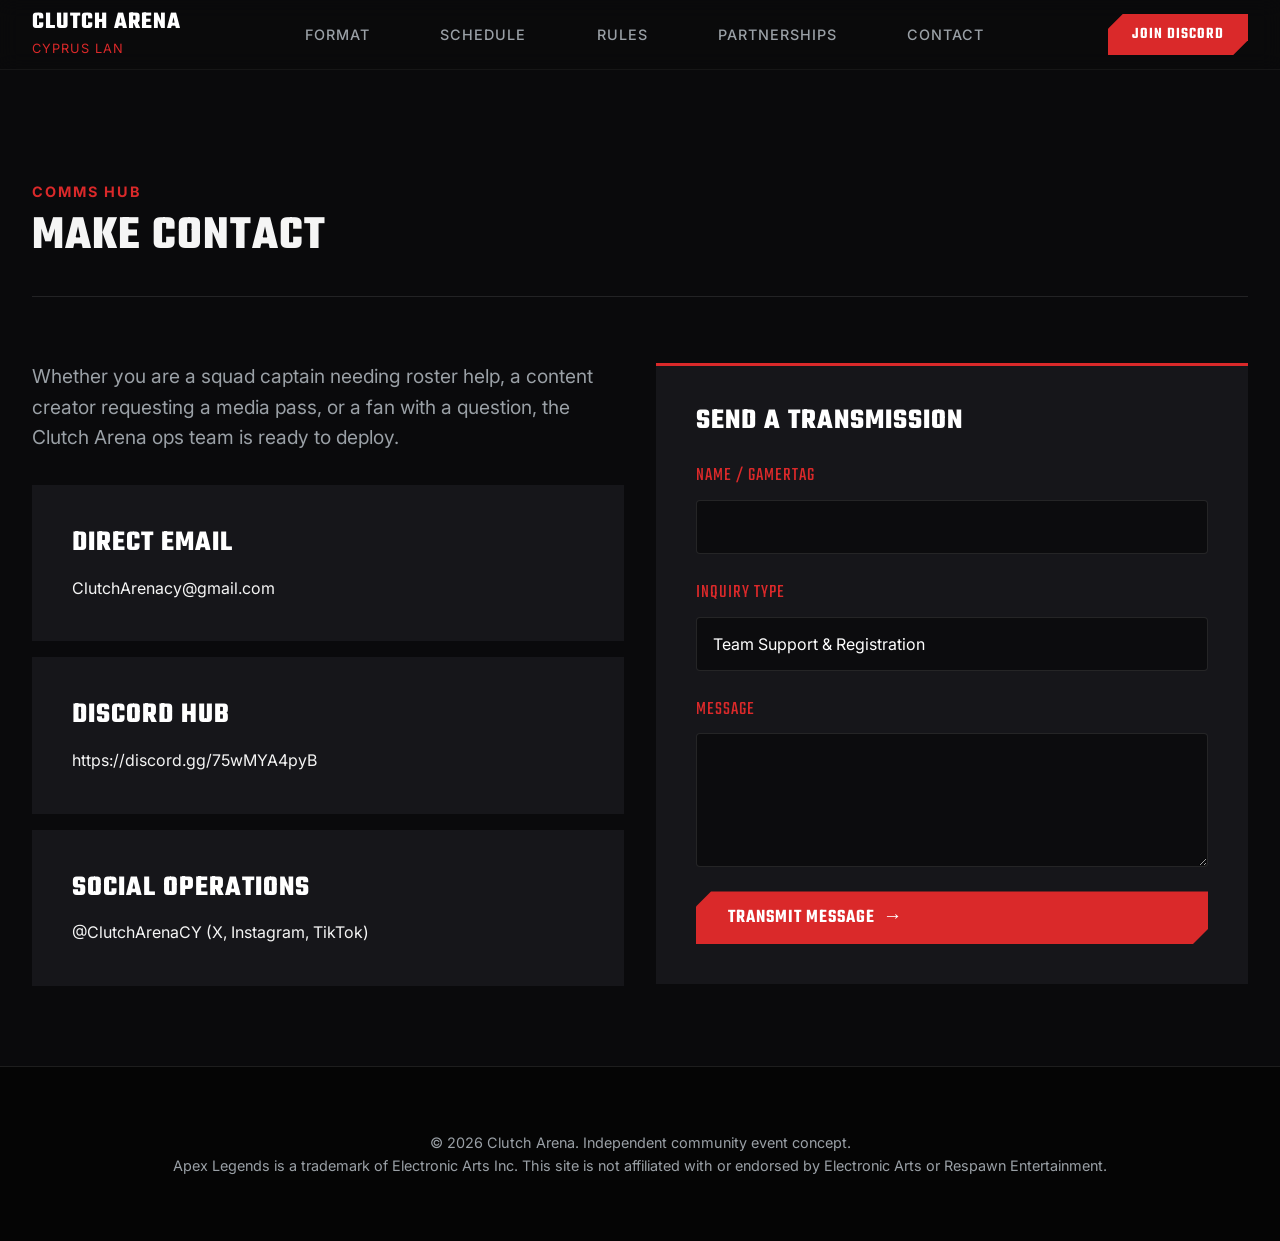
<file: contact.html>
<!doctype html>
<html lang="en">
  <head>
    <meta charset="UTF-8" />
    <meta name="viewport" content="width=device-width, initial-scale=1.0" />
    <meta name="description" content="Contact the Clutch Arena Cyprus LAN team for support, press, and general inquiries." />
    <title>Contact | Clutch Arena</title>
    <link rel="stylesheet" href="styles.css" />
  </head>
  <body>
    <header class="site-header" data-header>
      <a class="brand" href="index.html" aria-label="Clutch Arena home">
        <span class="brand-copy">
          <strong>Clutch Arena</strong>
          <small>Cyprus LAN</small>
        </span>
      </a>

      <button class="nav-toggle" type="button" aria-expanded="false" aria-controls="site-nav" data-nav-toggle>
        <span class="nav-toggle-line"></span>
        <span class="nav-toggle-line"></span>
        <span class="nav-toggle-line"></span>
      </button>

      <nav class="site-nav" id="site-nav" data-nav>
       <a href="index.html#format" data-i18n="nav_format">Format</a>
       <a href="index.html#schedule" data-i18n="nav_schedule">Schedule</a>
       <a href="rules.html" data-i18n="nav_rules">Rules</a>
       <a href="partnerships.html" data-i18n="nav_partners">Partnerships</a>
       <a href="contact.html" data-i18n="nav_contact">Contact</a>
      </nav>

      <a class="header-cta button button-primary" href="https://discord.gg/75wMYA4pyB" style="padding: 0.5rem 1.5rem; font-size: 1rem;">Join Discord</a>
    </header>

    <main id="main" style="padding-top: 100px;">
      <section class="section">
        <div class="section-heading">
          <div>
            <div class="section-kicker">Comms Hub</div>
            <h2>Make Contact</h2>
          </div>
        </div>

        <div class="prize-shell" style="padding: 0; gap: 2rem;">
          <div>
            <p style="margin-bottom: 2rem; color: var(--text-muted); font-size: 1.2rem;">
              Whether you are a squad captain needing roster help, a content creator requesting a media pass, or a fan with a question, the Clutch Arena ops team is ready to deploy.
            </p>
            <div class="format-grid" style="grid-template-columns: 1fr; gap: 1rem;">
              <article class="feature-card compact">
                <h3>Direct Email</h3>
                <p>ClutchArenacy@gmail.com</p>
              </article>
              <article class="feature-card compact">
                <h3>Discord Hub</h3>
                <p>https://discord.gg/75wMYA4pyB</p>
              </article>
              <article class="feature-card compact">
                <h3>Social Operations</h3>
                <p>@ClutchArenaCY (X, Instagram, TikTok)</p>
              </article>
            </div>
          </div>

          <div class="feature-card form-card">
            <h3 style="margin-bottom: 1.5rem;">Send a Transmission</h3>
            <form action="mailto:ClutchArenacy@gmail.com" method="post" enctype="text/plain" class="contact-form">
              <div class="form-group">
                <label for="name">Name / Gamertag</label>
                <input type="text" id="name" name="Name" required />
              </div>
              <div class="form-group">
                <label for="subject">Inquiry Type</label>
                <select id="subject" name="Subject">
                  <option value="Team Support">Team Support & Registration</option>
                  <option value="Press / Media">Press / Media Pass</option>
                  <option value="General Question">General Question</option>
                </select>
              </div>
              <div class="form-group">
                <label for="message">Message</label>
                <textarea id="message" name="Message" rows="5" required></textarea>
              </div>
              <button type="submit" class="button button-primary">Transmit Message <span aria-hidden="true">&rarr;</span></button>
            </form>
          </div>
        </div>
      </section>
    </main>

    <footer class="site-footer">
      <p>&copy; 2026 Clutch Arena. Independent community event concept.</p>
      <p>Apex Legends is a trademark of Electronic Arts Inc. This site is not affiliated with or endorsed by Electronic Arts or Respawn Entertainment.</p>
    </footer>

    <script src="script.js"></script>
  </body>
</html>
</file>
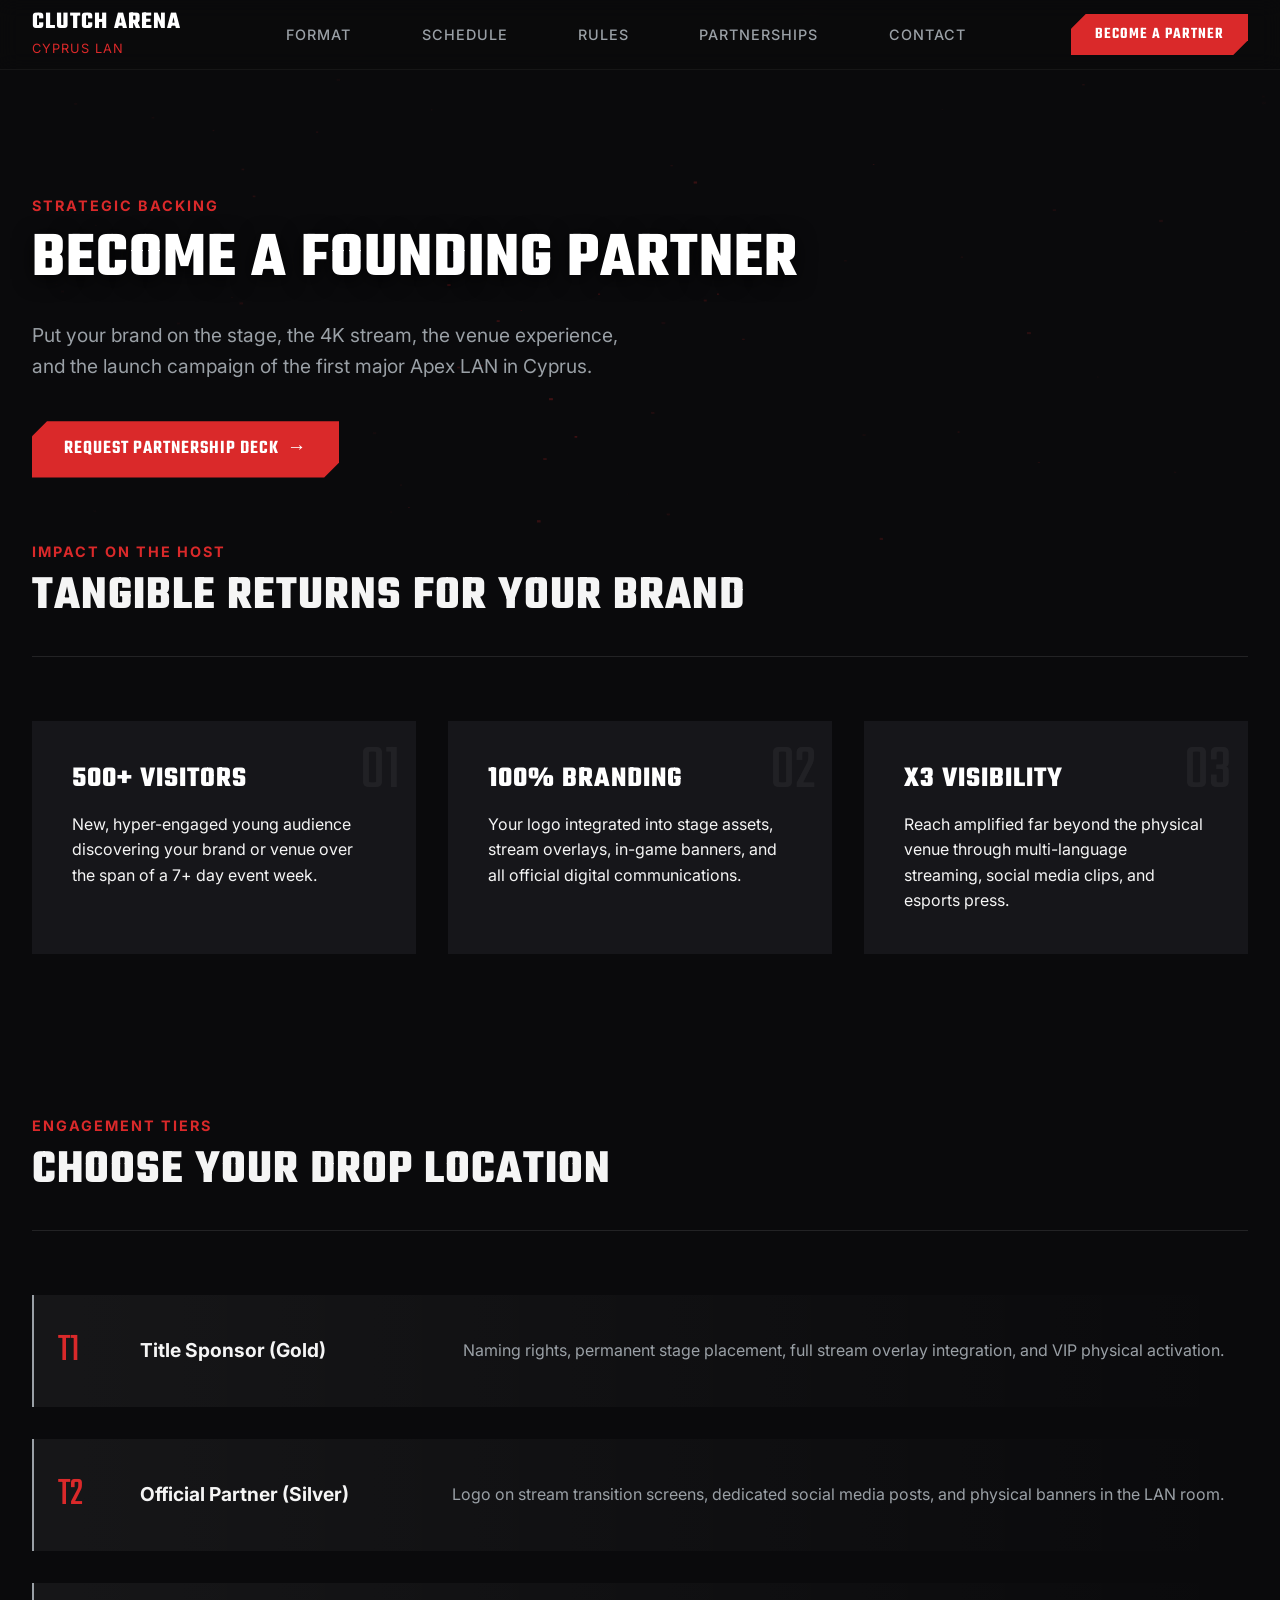
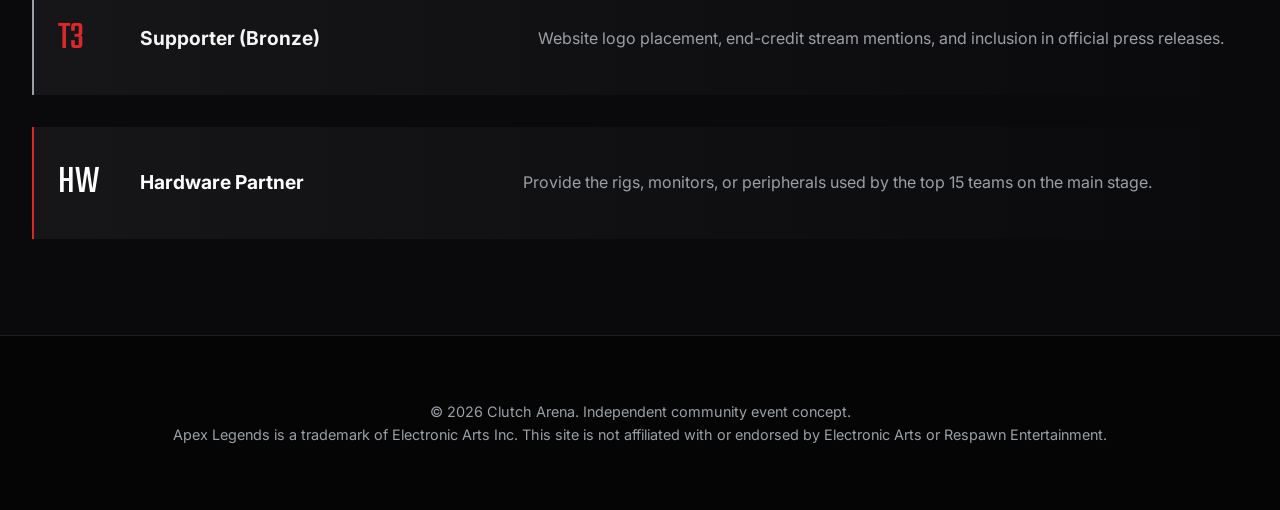
<file: partnerships.html>
<!doctype html>
<html lang="en">
  <head>
    <meta charset="UTF-8" />
    <meta name="viewport" content="width=device-width, initial-scale=1.0" />
    <meta name="description" content="Partner with Clutch Arena Cyprus LAN. High-visibility esports sponsorships in the Mediterranean." />
    <title>Partnerships | Clutch Arena</title>
    <link rel="stylesheet" href="styles.css" />
  </head>
  <body>
    <header class="site-header" data-header>
      <a class="brand" href="index.html" aria-label="Clutch Arena home">
        <span class="brand-copy">
          <strong>Clutch Arena</strong>
          <small>Cyprus LAN</small>
        </span>
      </a>

      <button class="nav-toggle" type="button" aria-expanded="false" aria-controls="site-nav" data-nav-toggle>
        <span class="nav-toggle-line"></span>
        <span class="nav-toggle-line"></span>
        <span class="nav-toggle-line"></span>
      </button>

      <nav class="site-nav" id="site-nav" data-nav>
       <a href="index.html#format" data-i18n="nav_format">Format</a>
       <a href="index.html#schedule" data-i18n="nav_schedule">Schedule</a>
       <a href="rules.html" data-i18n="nav_rules">Rules</a>
       <a href="partnerships.html" data-i18n="nav_partners">Partnerships</a>
       <a href="contact.html" data-i18n="nav_contact">Contact</a>
      </nav>

      <a class="header-cta button button-primary" href="mailto:ClutchArenacy@gmail.com?subject=Clutch%20Arena%20partnership" style="padding: 0.5rem 1.5rem; font-size: 1rem;">Become a Partner</a>
    </header>

    <main id="main">
      <section class="hero" style="min-height: 60vh; padding-top: 100px;">
        <canvas id="arena-canvas" aria-hidden="true"></canvas>
        <div class="hero-overlay" aria-hidden="true"></div>
        <div class="hero-content">
          <p class="eyebrow">Strategic Backing</p>
          <h1>Become a Founding Partner</h1>
          <p class="hero-lede">
            Put your brand on the stage, the 4K stream, the venue experience, and the launch campaign of the first major Apex LAN in Cyprus.
          </p>
          <a class="button button-primary" href="mailto:ClutchArenacy@gmail.com?subject=Clutch%20Arena%20partnership">
            Request Partnership Deck
            <span aria-hidden="true">&rarr;</span>
          </a>
        </div>
      </section>

      <section class="section" style="padding-top: 0;">
        <div class="section-heading">
          <div>
            <div class="section-kicker">Impact on the Host</div>
            <h2>Tangible Returns for Your Brand</h2>
          </div>
        </div>
        <div class="format-grid">
          <article class="feature-card">
            <span class="card-index">01</span>
            <h3>500+ Visitors</h3>
            <p>New, hyper-engaged young audience discovering your brand or venue over the span of a 7+ day event week.</p>
          </article>
          <article class="feature-card">
            <span class="card-index">02</span>
            <h3>100% Branding</h3>
            <p>Your logo integrated into stage assets, stream overlays, in-game banners, and all official digital communications.</p>
          </article>
          <article class="feature-card">
            <span class="card-index">03</span>
            <h3>x3 Visibility</h3>
            <p>Reach amplified far beyond the physical venue through multi-language streaming, social media clips, and esports press.</p>
          </article>
        </div>
      </section>

      <section class="section">
        <div class="section-heading">
          <div>
            <div class="section-kicker">Engagement Tiers</div>
            <h2>Choose Your Drop Location</h2>
          </div>
        </div>
        <div class="prize-ranks" style="display: flex; flex-direction: column; gap: 1rem;">
          <article>
            <span>T1</span>
            <strong>Title Sponsor (Gold)</strong>
            <em>Naming rights, permanent stage placement, full stream overlay integration, and VIP physical activation.</em>
          </article>
          <article>
            <span>T2</span>
            <strong>Official Partner (Silver)</strong>
            <em>Logo on stream transition screens, dedicated social media posts, and physical banners in the LAN room.</em>
          </article>
          <article>
            <span>T3</span>
            <strong>Supporter (Bronze)</strong>
            <em>Website logo placement, end-credit stream mentions, and inclusion in official press releases.</em>
          </article>
          <article class="rookie-prize-card" style="border-left-color: var(--apex-red);">
            <span style="color: white;">HW</span>
            <strong style="color: white;">Hardware Partner</strong>
            <span style="font-size: 1rem; flex: 2; color: var(--text-muted); font-family: var(--font-body);">Provide the rigs, monitors, or peripherals used by the top 15 teams on the main stage.</span>
          </article>
        </div>
      </section>
    </main>

    <footer class="site-footer">
      <p>&copy; 2026 Clutch Arena. Independent community event concept.</p>
      <p>Apex Legends is a trademark of Electronic Arts Inc. This site is not affiliated with or endorsed by Electronic Arts or Respawn Entertainment.</p>
    </footer>

    <script src="script.js"></script>
  </body>
</html>
</file>
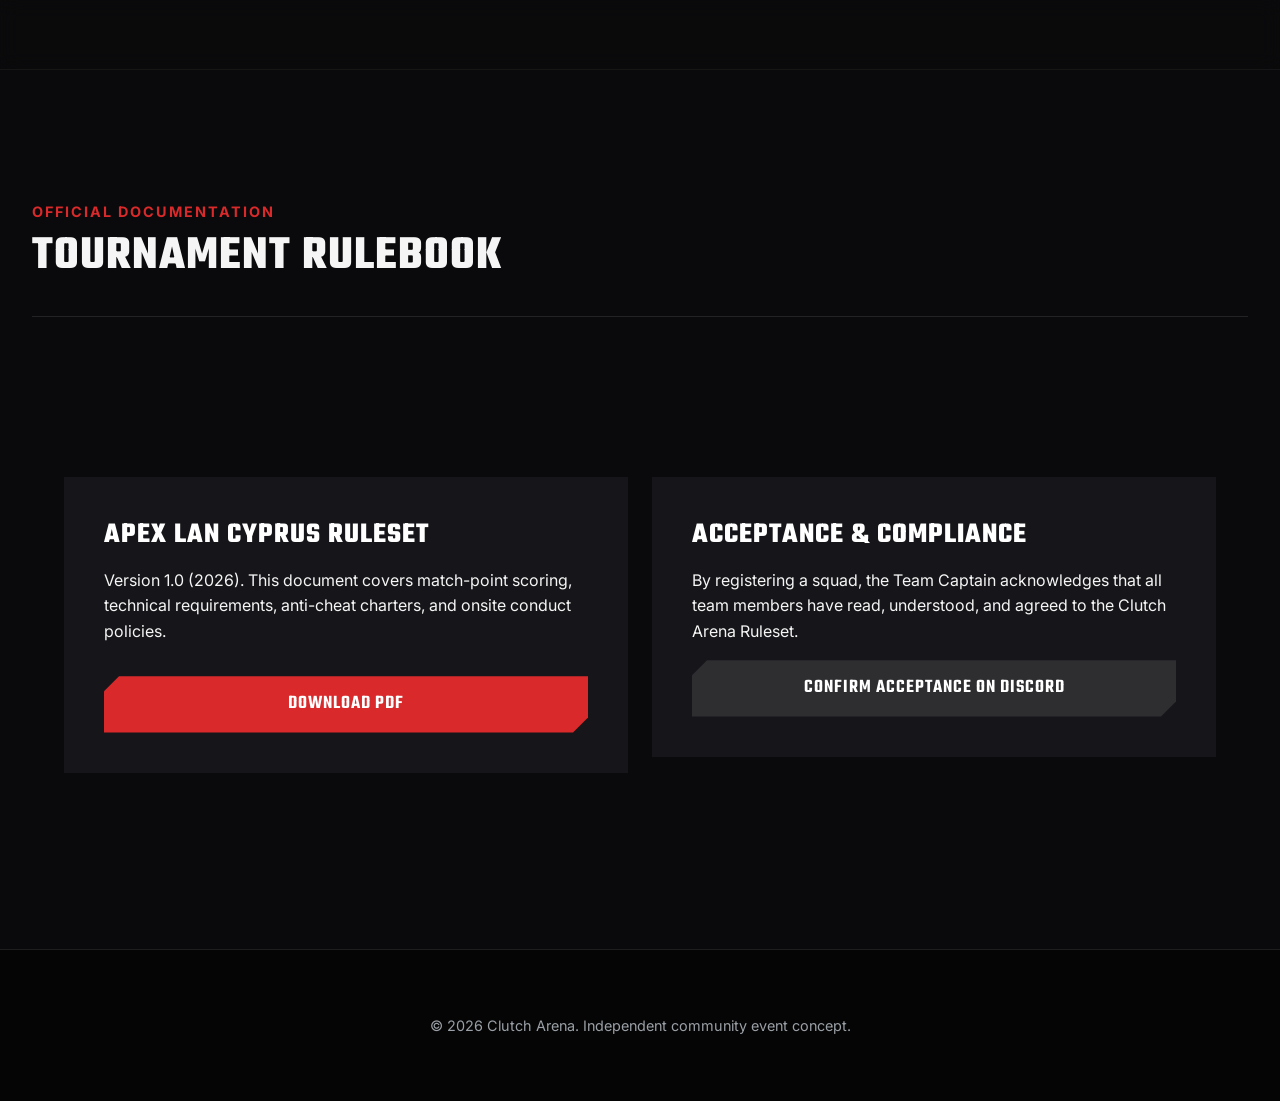
<file: rules.html>
<!doctype html>
<html lang="en">
  <head>
    <meta charset="UTF-8" />
    <meta name="viewport" content="width=device-width, initial-scale=1.0" />
    <title>Rules & Regulations | Clutch Arena</title>
    <link rel="stylesheet" href="styles.css" />
  </head>
  <body>
    <!-- Use the exact same Header block as your other pages here -->
    <header class="site-header" data-header>
      <!-- ... (Same branding as index.html) ... -->
    </header>

    <main id="main" style="padding-top: 120px;">
      <section class="section">
        <div class="section-heading">
          <div>
            <div class="section-kicker">Official Documentation</div>
            <h2 data-i18n="rules_title">Tournament Rulebook</h2>
          </div>
        </div>

        <div class="prize-shell" style="grid-template-columns: 1fr 1fr; align-items: start;">
          <article class="feature-card">
            <h3>Apex LAN Cyprus Ruleset</h3>
            <p style="margin-bottom: 2rem;">Version 1.0 (2026). This document covers match-point scoring, technical requirements, anti-cheat charters, and onsite conduct policies.</p>
            <a href="assets/clutch-rules-v1.pdf" download class="button button-primary" style="width: 100%; justify-content: center;">Download PDF</a>
          </article>

          <article class="feature-card">
            <h3>Acceptance & Compliance</h3>
            <p>By registering a squad, the Team Captain acknowledges that all team members have read, understood, and agreed to the Clutch Arena Ruleset.</p>
            <a href="https://discord.gg/75wMYA4pyB" class="button button-secondary" style="width: 100%; justify-content: center; margin-top: 1rem;">Confirm Acceptance on Discord</a>
          </article>
        </div>
      </section>
    </main>

    <footer class="site-footer">
      <p>&copy; 2026 Clutch Arena. Independent community event concept.</p>
    </footer>
  </body>
</html>
</file>
<file: styles.css>
/* --- Google Fonts --- */
@import url('https://fonts.googleapis.com/css2?family=Inter:wght@400;500;700&family=Teko:wght@500;600;700&display=swap');

/* --- CSS Variables --- */
:root {
  --bg-dark: #0a0a0c;
  --bg-panel: #16161a;
  --apex-red: #da292a;
  --apex-red-glow: rgba(218, 41, 42, 0.4);
  --text-main: #f5f5f5;
  --text-muted: #9aa0a6;
  --font-display: 'Teko', sans-serif;
  --font-body: 'Inter', sans-serif;
  --transition: all 0.3s ease;
}

/* --- Base Reset --- */
* { box-sizing: border-box; margin: 0; padding: 0; }
html { scroll-behavior: smooth;
       scroll-padding-top: 100px; 
}
body {
  background-color: var(--bg-dark);
  color: var(--text-main);
  font-family: var(--font-body);
  line-height: 1.6;
  overflow-x: hidden;
}

.skip-link { position: absolute; top: -100%; left: 0; padding: 1rem; background: var(--apex-red); color: white; z-index: 9999; }
.skip-link:focus { top: 0; }

/* --- Typography --- */
h1, h2, h3, .brand-copy strong {
  font-family: var(--font-display);
  text-transform: uppercase;
  line-height: 1.1;
  letter-spacing: 1px;
}
h1 { font-size: clamp(3rem, 8vw, 6rem); color: white; text-shadow: 0 4px 20px rgba(0,0,0,0.8); }
h2 { font-size: clamp(2rem, 5vw, 3.5rem); margin-bottom: 1rem; }
.eyebrow, .section-kicker { color: var(--apex-red); font-weight: 700; text-transform: uppercase; letter-spacing: 2px; font-size: 0.9rem; margin-bottom: 0.5rem; }

/* --- Header & Nav --- */
.site-header {
  position: fixed; top: 0; width: 100%;
  background: rgba(10, 10, 12, 0.9);
  backdrop-filter: blur(10px);
  display: flex; justify-content: space-between; align-items: center;
  padding: 1rem 2rem; z-index: 1000;
  height: 70px;
  border-bottom: 1px solid rgba(255,255,255,0.05);
}
.brand { display: flex; align-items: center; gap: 1rem; text-decoration: none; color: white; }
.brand-copy strong { font-size: 1.5rem; display: block; }
.brand-copy small { font-size: 0.8rem; color: var(--apex-red); text-transform: uppercase; letter-spacing: 1px; }
.site-nav { display: flex; gap: 2rem; }
.site-nav a { color: var(--text-muted); text-decoration: none; font-weight: 500; transition: var(--transition); text-transform: uppercase; font-size: 0.9rem; letter-spacing: 1px; }
.site-nav a:hover { color: white; text-shadow: 0 0 8px var(--apex-red-glow); }
.nav-toggle { display: none; } /* Hidden on desktop */

/* --- Apex-Style Buttons --- */
.button {
  display: inline-flex; align-items: center; gap: 0.5rem;
  padding: 0.8rem 2rem;
  font-family: var(--font-display); font-size: 1.2rem; text-transform: uppercase; letter-spacing: 1px;
  text-decoration: none; font-weight: 600;
  /* The Apex Angled Cut */
  clip-path: polygon(15px 0, 100% 0, 100% calc(100% - 15px), calc(100% - 15px) 100%, 0 100%, 0 15px);
  transition: var(--transition);
  cursor: pointer;
}
.button-primary { background: var(--apex-red); color: white; border: none; }
.button-primary:hover { background: white; color: var(--apex-red); box-shadow: 0 0 20px var(--apex-red-glow); }
.button-secondary { background: rgba(255,255,255,0.1); color: white; }
.button-secondary:hover { background: rgba(255,255,255,0.2); }

/* --- Hero Section --- */
.hero { position: relative; min-height: 100vh; display: flex; align-items: center; padding: 2rem; overflow: hidden; }
#arena-canvas { position: absolute; top: 0; left: 0; width: 100%; height: 100%; z-index: 1; opacity: 0.6; }
.hero-overlay { position: absolute; inset: 0; background: radial-gradient(circle at center, transparent 0%, var(--bg-dark) 100%); z-index: 2; }
.hero-content { position: relative; z-index: 3; max-width: 800px; margin-top: 4rem; }
.hero-lede { font-size: 1.2rem; color: var(--text-muted); margin: 1.5rem 0 2.5rem; max-width: 600px; }
.hero-actions { display: flex; gap: 1rem; }

/* Event Panel (Floating Right) */
.event-panel {
  position: absolute; right: 4rem; bottom: 4rem; z-index: 3;
  background: rgba(22, 22, 26, 0.8); backdrop-filter: blur(8px);
  border-left: 4px solid var(--apex-red); padding: 2rem;
  display: flex; flex-direction: column; gap: 1.5rem;
  clip-path: polygon(0 0, 100% 0, 100% 100%, 20px 100%, 0 calc(100% - 20px));
}
.event-panel span { color: var(--text-muted); font-size: 0.85rem; text-transform: uppercase; letter-spacing: 1px; display: block; }
.event-panel strong { font-family: var(--font-display); font-size: 1.8rem; line-height: 1; }

/* --- Ticker Tape --- */
.ticker { background: var(--apex-red); color: white; padding: 0.8rem 0; overflow: hidden; font-family: var(--font-display); font-size: 1.5rem; letter-spacing: 2px; text-transform: uppercase; white-space: nowrap; }
.ticker-track { display: inline-block; animation: ticker 25s linear infinite; }
.ticker-track span { margin-right: 3rem; }
@keyframes ticker { 0% { transform: translate3d(0, 0, 0); } 100% { transform: translate3d(-50%, 0, 0); } }

/* --- General Sections & Grids --- */
.section { padding: 6rem 2rem; max-width: 1400px; margin: 0 auto; }
.section-heading { display: flex; justify-content: space-between; align-items: flex-end; margin-bottom: 4rem; border-bottom: 1px solid rgba(255,255,255,0.1); padding-bottom: 1rem; }
.format-grid { display: grid; grid-template-columns: repeat(auto-fit, minmax(280px, 1fr)); gap: 2rem; }

/* Feature Cards */
.feature-card {
  background: var(--bg-panel); padding: 2.5rem; position: relative;
  border-top: 3px solid transparent; transition: var(--transition);
}
.feature-card:hover { border-top-color: var(--apex-red); transform: translateY(-5px); background: #1a1a20; }
.card-index { font-family: var(--font-display); font-size: 4rem; color: rgba(255,255,255,0.05); position: absolute; top: 1rem; right: 1rem; line-height: 1; pointer-events: none; }
.feature-card h3 { font-size: 1.8rem; margin-bottom: 1rem; color: white; }

/* --- Prize Section --- */
.prize-shell { display: grid; grid-template-columns: 1fr 1.5fr; gap: 4rem; align-items: center; max-width: 1400px; margin: 0 auto; padding: 6rem 2rem; }
.prize-ranks article {
  display: flex; align-items: center; gap: 2rem; padding: 1.5rem;
  background: linear-gradient(90deg, rgba(255,255,255,0.05) 0%, transparent 100%);
  margin-bottom: 1rem; border-left: 2px solid var(--text-muted); transition: var(--transition);
}
.prize-ranks article:hover { border-left-color: var(--apex-red); background: linear-gradient(90deg, var(--apex-red-glow) 0%, transparent 100%); }
.prize-ranks span { font-family: var(--font-display); font-size: 2.5rem; color: var(--apex-red); width: 50px; }
.prize-ranks strong { font-size: 1.2rem; flex: 1; }
.prize-ranks em { color: var(--text-muted); font-style: normal; }

/* --- Countdown & Timeline --- */
.countdown-panel { background: #111; border: 1px solid rgba(255,255,255,0.1); padding: 3rem; margin-bottom: 4rem; display: flex; justify-content: space-between; align-items: center; }
.countdown-grid { display: flex; gap: 2rem; }
.countdown-grid span { display: flex; flex-direction: column; align-items: center; }
.countdown-grid strong { font-family: var(--font-display); font-size: 4rem; color: var(--apex-red); line-height: 1; }
.timeline { border-left: 2px solid rgba(255,255,255,0.1); padding-left: 2rem; margin-left: 1rem; }
.timeline-item { position: relative; margin-bottom: 3rem; }
.timeline-item::before { content: ''; position: absolute; left: -2.35rem; top: 0; width: 12px; height: 12px; border-radius: 50%; background: var(--apex-red); border: 2px solid var(--bg-dark); }
.timeline-item time { color: var(--apex-red); font-family: var(--font-display); font-size: 1.5rem; }

/* --- Footer --- */
.site-footer { text-align: center; padding: 4rem 2rem; border-top: 1px solid rgba(255,255,255,0.1); background: #050505; color: var(--text-muted); font-size: 0.9rem; }

/* --- Responsive Design --- */
@media (max-width: 1024px) {
  .prize-shell { grid-template-columns: 1fr; }
  .event-panel { position: relative; right: 0; bottom: 0; margin-top: 3rem; width: fit-content; }
  .countdown-panel { flex-direction: column; gap: 2rem; text-align: center; }
}
@media (max-width: 768px) {
  .site-nav, .header-cta { display: none; } /* Hide for mobile nav toggle */
  .nav-toggle { display: block; background: none; border: none; cursor: pointer; width: 30px; height: 20px; position: relative; }
  .nav-toggle-line { position: absolute; width: 100%; height: 2px; background: white; left: 0; transition: var(--transition); }
  .nav-toggle-line:nth-child(1) { top: 0; }
  .nav-toggle-line:nth-child(2) { top: 9px; }
  .nav-toggle-line:nth-child(3) { top: 18px; }
}

/* --- Forms (Appended for contact.html) --- */
.contact-form { display: flex; flex-direction: column; gap: 1.5rem; }
.form-group { display: flex; flex-direction: column; gap: 0.5rem; }
.form-group label { font-family: var(--font-display); font-size: 1.2rem; color: var(--apex-red); text-transform: uppercase; letter-spacing: 1px; }
.form-group input, .form-group select, .form-group textarea {
  background: rgba(10, 10, 12, 0.8);
  border: 1px solid rgba(255,255,255,0.1);
  color: white;
  padding: 1rem;
  font-family: var(--font-body);
  font-size: 1rem;
  border-radius: 4px;
  transition: var(--transition);
}
.form-group input:focus, .form-group select:focus, .form-group textarea:focus {
  outline: none;
  border-color: var(--apex-red);
  box-shadow: 0 0 10px rgba(218, 41, 42, 0.2);
}
.form-group select { appearance: none; cursor: pointer; }
.form-card { border-top-color: var(--apex-red); }

.logo-container {
    height: 60px; /* Match this to your image's height */
    display: flex;
    align-items: center;
    overflow: hidden; /* Prevents layout jitter */
}

/* Mobile First: Stacked by default */
.prize-shell {
  display: grid;
  grid-template-columns: 1fr;
  gap: 1.5rem;
}

/* Tablet & Desktop: Split into 2 columns when there is room */
@media (min-width: 768px) {
  .prize-shell {
    grid-template-columns: 1fr 1fr;
  }
}

h1, .hero-title {
  /* Min: 32px, Fluid scale: 5% of viewport width, Max: 72px */
  font-size: clamp(2rem, 5vw, 4.5rem); 
  line-height: 1.1;
}

h2 {
  /* Scales beautifully down to mobile phone sizes */
  font-size: clamp(1.8rem, 4vw, 3rem);
}

/* Switch from fixed desktop padding */
.section {
  padding: 5rem 2rem; /* Great for desktop */
}

/* Optimize for screens under tablet size */
@media (max-width: 767px) {
  .section {
    padding: 2.5rem 1rem; /* Halve the padding so content fills the screen */
  }
  
  main[style*="padding-top: 120px"] {
    padding-top: 80px !important; /* Keep header spacing compact */
  }
}

.site-nav a {
  padding: 0.8rem 1.2rem; /* Creates a large, easy-to-tap target area */
  display: inline-block;
  width: 100%; /* Makes the entire width of the row clickable on mobile */
}

body {
  overflow-x: hidden;
  position: relative;
  width: 100%;
}

@media (max-width: 768px) {
  /* Hide the nav links by default on small screens */
  .site-nav {
    display: none; 
    
    /* Crucial Fixes for Visibility: */
    position: absolute;
    top: 100%;                  /* Drops it perfectly below the header bar */
    left: 0;
    width: 100%;
    background-color: #0a0a0c;  /* Solid dark background matching your theme */
    border-bottom: 2px solid var(--apex-red); /* Sharp esports trim border */
    padding: 1.5rem 0;
    z-index: 9999;              /* Forces the menu to sit on TOP of all page elements */
  }

  /* This utility class will be toggled by JS to instantly show the menu */
  .site-nav.active {
    display: flex;
    flex-direction: column;
    align-items: center;
    gap: 1.5rem;
  }
  
  .site-nav a {
    color: white;
    font-family: var(--font-display);
    font-size: 1.5rem;
    text-transform: uppercase;
    text-decoration: none;
    letter-spacing: 1px;
    width: 100%;
    text-align: center;
    padding: 0.5rem 0;
  }
}

/* ==========================================================================
   FINAL BULLETPROOF MOBILE NAVIGATION OVERRIDE
   ========================================================================== */
@media (max-width: 768px) {
  .site-header {
    position: relative !important;
    z-index: 10000 !important; /* Puts the header bar above the canvas particles */
  }

  /* Target the menu link container */
  .site-nav {
    display: none !important; /* Keep hidden until hamburger is clicked */
    position: absolute !important;
    top: 100% !important; /* Drops down exactly below the header bar */
    left: 0 !important;
    width: 100% !important;
    background-color: #0a0a0c !important; /* Solid dark background matching your theme */
    border-bottom: 3px solid var(--apex-red) !important; /* Premium branding accent border */
    padding: 2rem 0 !important;
    z-index: 9999 !important; /* Forces the navigation links to layer ON TOP of all content */
    flex-direction: column !important;
    align-items: center !important;
    gap: 1.5rem !important;
  }

  /* This class will be applied by JS when clicked */
  .site-nav.active {
    display: flex !important; 
  }

  /* Style the links inside the mobile menu so they are clean and clickable */
  .site-nav a {
    display: block !important;
    width: 100% !important;
    text-align: center !important;
    padding: 0.8rem 0 !important;
    font-size: 1.5rem !important;
    color: #ffffff !important;
    font-family: var(--font-display) !important;
    text-transform: uppercase !important;
  }
  
  .nav-toggle {
    display: block !important;
    z-index: 10001 !important; /* Keeps the button clickable while menu is open */
  }
}
</file>
